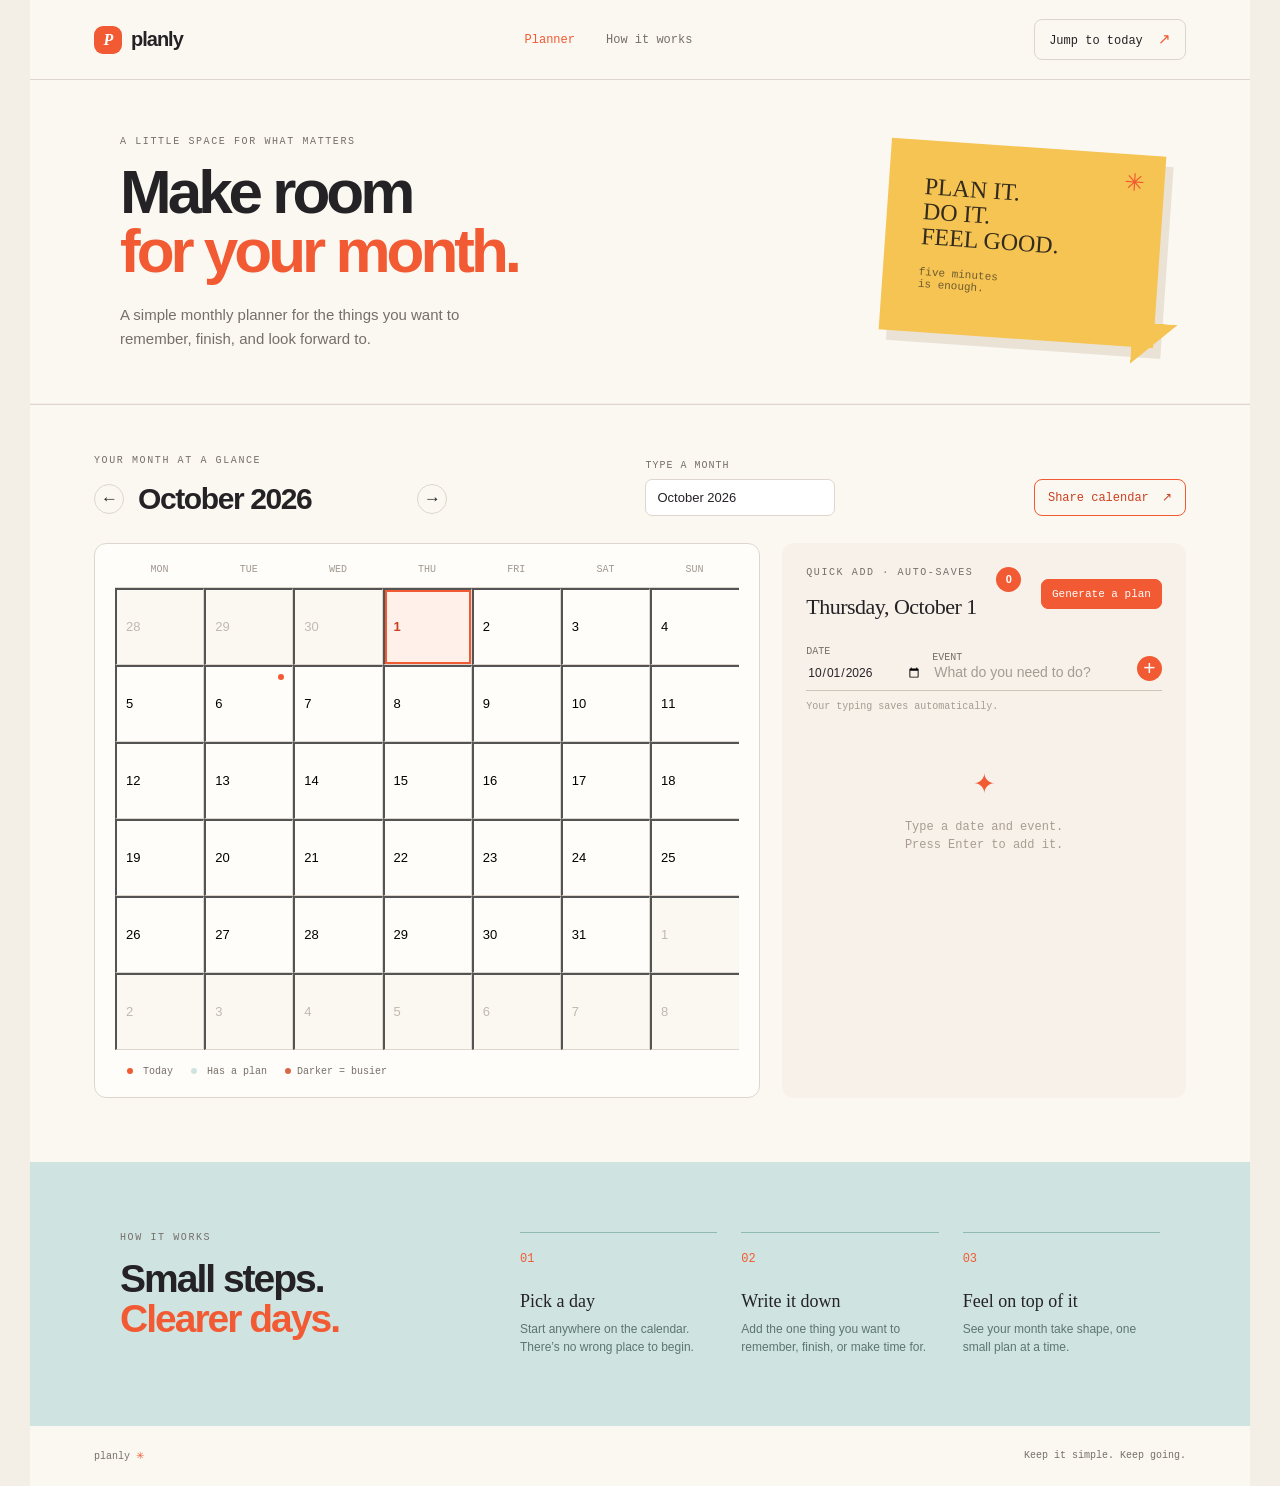
<file: index.html>
<!doctype html>
<html lang="en">
<head><meta charset="UTF-8"><meta name="viewport" content="width=device-width, initial-scale=1.0"><title>Planly — Plan your month</title><link rel="stylesheet" href="style.css"></head>
<body>
<header class="topbar"><a class="brand" href="index.html" aria-label="Planly home"><span class="brand-mark">P</span><span>planly</span></a><nav aria-label="Main navigation"><a class="nav-active" href="#planner">Planner</a><a href="#how-it-works">How it works</a></nav><button class="today-button" id="todayButton">Jump to today <span>↗</span></button></header>
<main id="planner">
<section class="hero"><div><p class="eyebrow">A LITTLE SPACE FOR WHAT MATTERS</p><h1>Make room<br><em>for your month.</em></h1><p class="hero-copy">A simple monthly planner for the things you want to remember, finish, and look forward to.</p></div><div class="hero-note"><span class="note-sun">✳</span><strong>PLAN IT.<br>DO IT.<br>FEEL GOOD.</strong><small>five minutes<br>is enough.</small></div></section>
<section class="planner-shell" aria-label="Monthly planner"><div class="planner-head"><div><p class="eyebrow">YOUR MONTH AT A GLANCE</p><div class="month-controls"><button class="icon-button" id="prevMonth" aria-label="Previous month">←</button><h2 id="monthTitle">October 2026</h2><button class="icon-button" id="nextMonth" aria-label="Next month">→</button></div></div><label class="month-picker">Type a month<input id="monthInput" type="text" value="October 2026" aria-label="Type a month, for example October 2026"></label></div><div class="planner-grid"><div class="calendar-panel"><div class="weekday-row"><span>MON</span><span>TUE</span><span>WED</span><span>THU</span><span>FRI</span><span>SAT</span><span>SUN</span></div><div class="calendar-grid" id="calendarGrid"></div><p class="calendar-hint"><span class="today-dot"></span> Today <span class="task-dot"></span> Has a plan <span class="busy-dot"></span> Darker = busier</p></div><aside class="task-panel"><div class="task-heading"><div><p class="eyebrow">QUICK ADD · AUTO-SAVES</p><h3 id="selectedDate">Thursday, October 1</h3></div><span class="task-count" id="taskCount">0</span></div><form id="taskForm" class="task-form"><label class="event-date-label">Date<input id="eventDate" type="date" aria-label="Event date"></label><label class="event-name-label">Event<input id="taskInput" type="text" maxlength="80" placeholder="What do you need to do?" autocomplete="off"></label><button type="submit" aria-label="Add event">+</button></form><p class="save-note" id="saveNote">Your typing saves automatically.</p><ul id="taskList" class="task-list"></ul><div class="empty-state" id="emptyState"><span>✦</span><p>Type a date and event.<br>Press Enter to add it.</p></div></aside></div></section>
<section class="how" id="how-it-works"><div><p class="eyebrow">HOW IT WORKS</p><h2>Small steps.<br><em>Clearer days.</em></h2></div><div class="how-steps"><article><b>01</b><h3>Pick a day</h3><p>Start anywhere on the calendar. There’s no wrong place to begin.</p></article><article><b>02</b><h3>Write it down</h3><p>Add the one thing you want to remember, finish, or make time for.</p></article><article><b>03</b><h3>Feel on top of it</h3><p>See your month take shape, one small plan at a time.</p></article></div></section>
</main><footer><span>planly <i>✳</i></span><span>Keep it simple. Keep going.</span></footer><script src="script.js"></script>
</body></html>
</file>
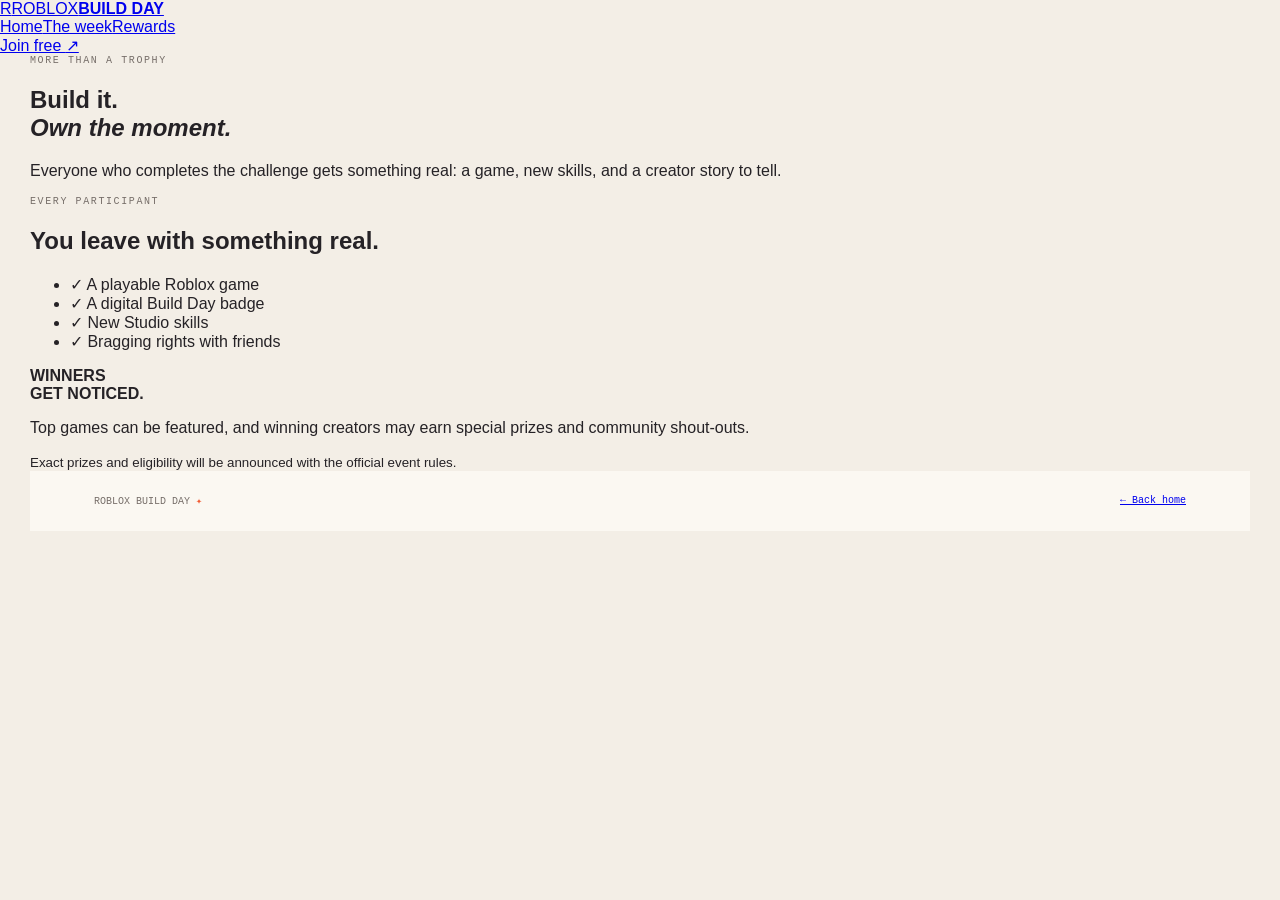
<file: rewards.html>
<!doctype html><html lang="en"><head><meta charset="UTF-8"><meta name="viewport" content="width=device-width,initial-scale=1.0"><title>Build Day rewards — Roblox</title><link rel="stylesheet" href="style.css"></head><body><header class="nav"><a class="logo" href="index.html"><span class="logo-mark">R</span><span>ROBLOX</span><b>BUILD DAY</b></a><nav><a href="index.html">Home</a><a href="schedule.html">The week</a><a class="active" href="rewards.html">Rewards</a></nav><a class="nav-cta" href="index.html#join">Join free <span>↗</span></a></header><main><section class="page-hero rewards-hero"><p class="eyebrow">MORE THAN A TROPHY</p><h1>Build it.<br><em>Own the moment.</em></h1><p>Everyone who completes the challenge gets something real: a game, new skills, and a creator story to tell.</p></section><section class="why rewards-grid"><div class="why-card"><p class="eyebrow">EVERY PARTICIPANT</p><h2>You leave with something real.</h2><ul><li><span>✓</span> A playable Roblox game</li><li><span>✓</span> A digital Build Day badge</li><li><span>✓</span> New Studio skills</li><li><span>✓</span> Bragging rights with friends</li></ul></div><div class="quote"><strong>WINNERS<br>GET NOTICED.</strong><p>Top games can be featured, and winning creators may earn special prizes and community shout-outs.</p><small>Exact prizes and eligibility will be announced with the official event rules.</small></div></section></main><footer><span>ROBLOX BUILD DAY <i>✦</i></span><a href="index.html">← Back home</a></footer></body></html>
</file>
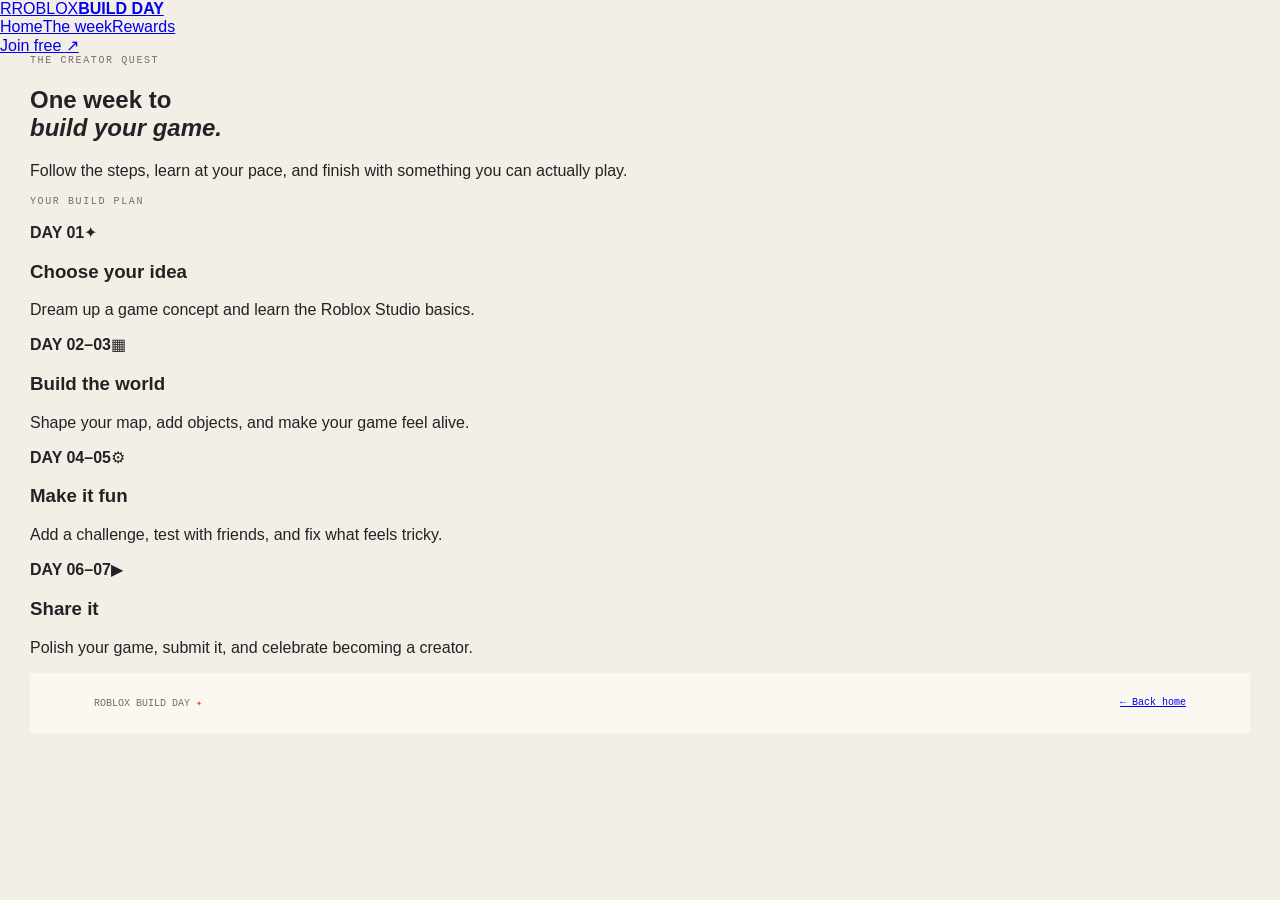
<file: schedule.html>
<!doctype html><html lang="en"><head><meta charset="UTF-8"><meta name="viewport" content="width=device-width,initial-scale=1.0"><title>The Build Day week — Roblox</title><link rel="stylesheet" href="style.css"></head><body><header class="nav"><a class="logo" href="index.html"><span class="logo-mark">R</span><span>ROBLOX</span><b>BUILD DAY</b></a><nav><a href="index.html">Home</a><a class="active" href="schedule.html">The week</a><a href="rewards.html">Rewards</a></nav><a class="nav-cta" href="index.html#join">Join free <span>↗</span></a></header><main><section class="page-hero"><p class="eyebrow">THE CREATOR QUEST</p><h1>One week to<br><em>build your game.</em></h1><p>Follow the steps, learn at your pace, and finish with something you can actually play.</p></section><section class="steps timeline"><p class="eyebrow">YOUR BUILD PLAN</p><div class="schedule-grid"><article><b>DAY 01</b><span class="step-icon">✦</span><h3>Choose your idea</h3><p>Dream up a game concept and learn the Roblox Studio basics.</p></article><article><b>DAY 02–03</b><span class="step-icon">▦</span><h3>Build the world</h3><p>Shape your map, add objects, and make your game feel alive.</p></article><article><b>DAY 04–05</b><span class="step-icon">⚙</span><h3>Make it fun</h3><p>Add a challenge, test with friends, and fix what feels tricky.</p></article><article><b>DAY 06–07</b><span class="step-icon">▶</span><h3>Share it</h3><p>Polish your game, submit it, and celebrate becoming a creator.</p></article></div></section></main><footer><span>ROBLOX BUILD DAY <i>✦</i></span><a href="index.html">← Back home</a></footer></body></html>
</file>
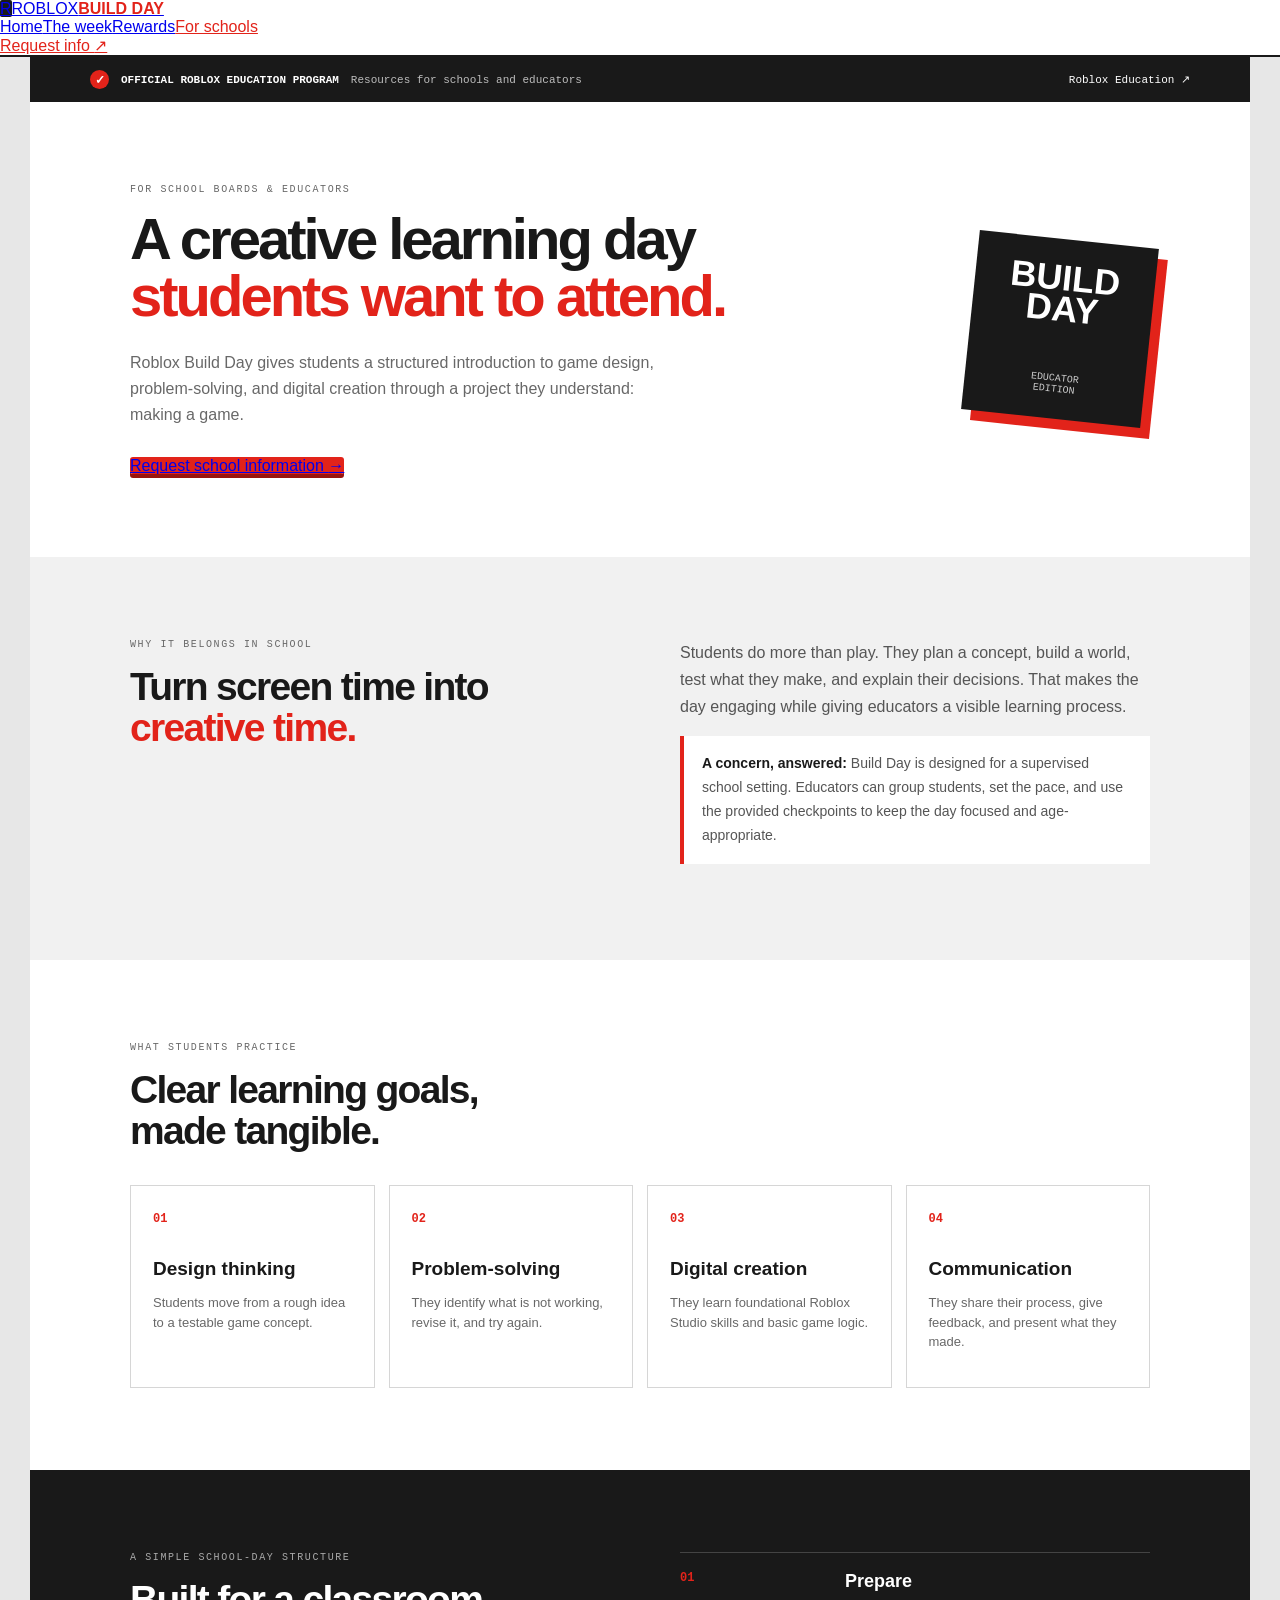
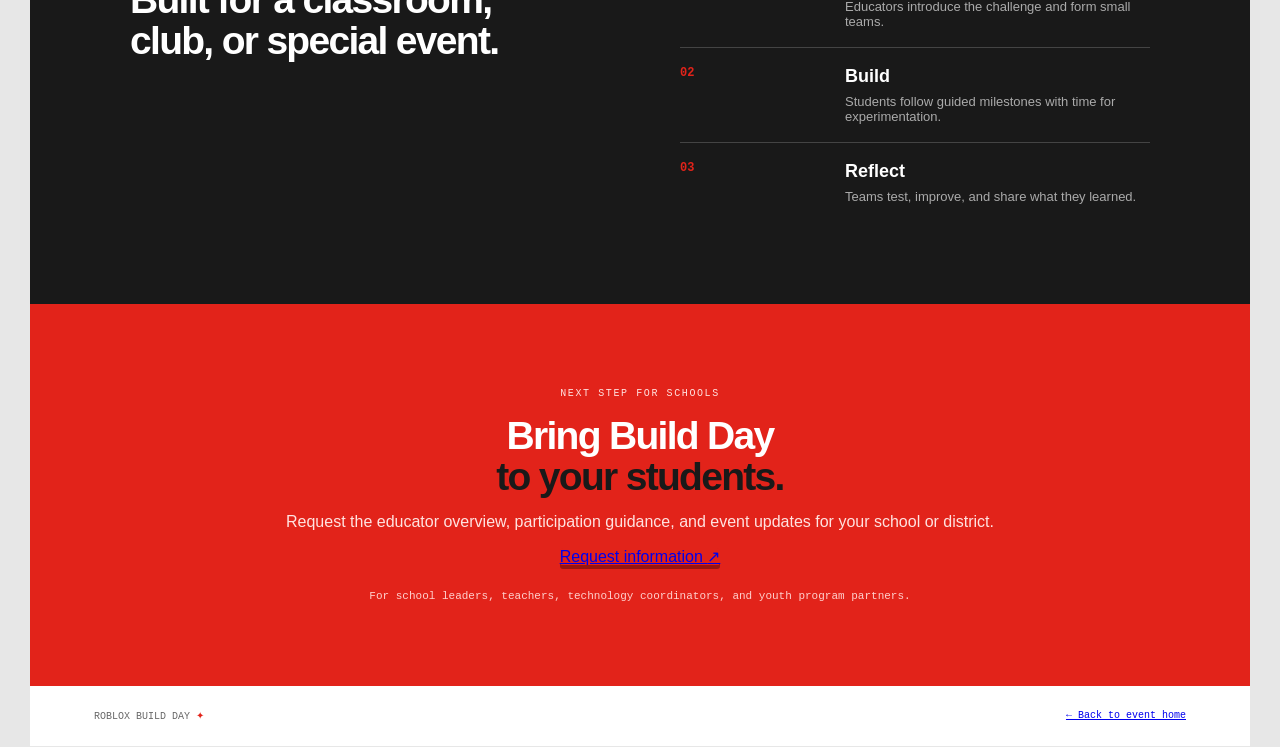
<file: schools.html>
<!doctype html>
<html lang="en">
<head>
  <meta charset="UTF-8"><meta name="viewport" content="width=device-width, initial-scale=1.0">
  <title>Roblox Build Day for Schools</title>
  <link rel="stylesheet" href="style.css"><link rel="stylesheet" href="overrides.css"><link rel="stylesheet" href="school.css">
</head>
<body>
  <header class="nav">
    <a class="logo" href="index.html"><span class="logo-mark">R</span><span>ROBLOX</span><b>BUILD DAY</b></a>
    <nav><a href="index.html">Home</a><a href="schedule.html">The week</a><a href="rewards.html">Rewards</a><a class="active" href="schools.html">For schools</a></nav>
    <a class="nav-cta" href="#school-interest">Request info <span>↗</span></a>
  </header>
  <main>
    <div class="official-bar"><span class="official-check">✓</span><strong>OFFICIAL ROBLOX EDUCATION PROGRAM</strong><span>Resources for schools and educators</span><a href="https://education.roblox.com/" target="_blank" rel="noopener">Roblox Education ↗</a></div>
    <section class="school-hero">
      <div><p class="eyebrow">FOR SCHOOL BOARDS & EDUCATORS</p><h1>A creative learning day<br><em>students want to attend.</em></h1><p>Roblox Build Day gives students a structured introduction to game design, problem-solving, and digital creation through a project they understand: making a game.</p><a class="button" href="#school-interest">Request school information <span>→</span></a></div>
      <div class="school-stamp"><strong>BUILD<br>DAY</strong><span>EDUCATOR<br>EDITION</span></div>
    </section>
    <section class="school-intro"><div><p class="eyebrow">WHY IT BELONGS IN SCHOOL</p><h2>Turn screen time into<br><em>creative time.</em></h2></div><div><p>Students do more than play. They plan a concept, build a world, test what they make, and explain their decisions. That makes the day engaging while giving educators a visible learning process.</p><p class="plain-answer"><strong>A concern, answered:</strong> Build Day is designed for a supervised school setting. Educators can group students, set the pace, and use the provided checkpoints to keep the day focused and age-appropriate.</p></div></section>
    <section class="school-value"><p class="eyebrow">WHAT STUDENTS PRACTICE</p><h2>Clear learning goals,<br>made tangible.</h2><div class="value-grid"><article><span>01</span><h3>Design thinking</h3><p>Students move from a rough idea to a testable game concept.</p></article><article><span>02</span><h3>Problem-solving</h3><p>They identify what is not working, revise it, and try again.</p></article><article><span>03</span><h3>Digital creation</h3><p>They learn foundational Roblox Studio skills and basic game logic.</p></article><article><span>04</span><h3>Communication</h3><p>They share their process, give feedback, and present what they made.</p></article></div></section>
    <section class="school-day"><div><p class="eyebrow">A SIMPLE SCHOOL-DAY STRUCTURE</p><h2>Built for a classroom,<br>club, or special event.</h2></div><ol><li><b>Prepare</b><span>Educators introduce the challenge and form small teams.</span></li><li><b>Build</b><span>Students follow guided milestones with time for experimentation.</span></li><li><b>Reflect</b><span>Teams test, improve, and share what they learned.</span></li></ol></section>
    <section class="school-interest" id="school-interest"><p class="eyebrow">NEXT STEP FOR SCHOOLS</p><h2>Bring Build Day<br><em>to your students.</em></h2><p>Request the educator overview, participation guidance, and event updates for your school or district.</p><a class="button" href="mailto:education@roblox.com?subject=Build%20Day%20school%20information">Request information <span>↗</span></a><small>For school leaders, teachers, technology coordinators, and youth program partners.</small></section>
  </main>
  <footer><span>ROBLOX BUILD DAY <i>✦</i></span><a href="index.html">← Back to event home</a></footer>
</body>
</html>
</file>
<file: style.css>
:root{--ink:#252226;--muted:#766e69;--paper:#fbf8f2;--cream:#f3eee6;--line:#ded6cc;--orange:#f15a32;--orange-dark:#cc3f20;--yellow:#f6c453;--blue:#cfe4e1}*{box-sizing:border-box}html{scroll-behavior:smooth}body{margin:0;background:var(--cream);color:var(--ink);font-family:Arial,Helvetica,sans-serif}.topbar,main,footer{max-width:1220px;margin:auto}.topbar{height:80px;background:var(--paper);display:flex;align-items:center;justify-content:space-between;padding:0 64px;border-bottom:1px solid var(--line);position:sticky;top:0;z-index:5}.brand{display:flex;align-items:center;gap:9px;color:var(--ink);text-decoration:none;font:bold 20px Arial;letter-spacing:-1px}.brand-mark{display:grid;place-items:center;width:28px;height:28px;border-radius:9px;background:var(--orange);color:white;font:bold 16px Georgia;font-style:italic}.topbar nav{display:flex;gap:31px}.topbar nav a{color:var(--muted);font:12px 'Courier New',monospace;text-decoration:none}.topbar nav a:hover,.topbar nav .nav-active{color:var(--orange)}.today-button{background:none;border:1px solid var(--line);border-radius:8px;padding:10px 14px;color:var(--ink);font:12px 'Courier New',monospace;cursor:pointer}.today-button span{color:var(--orange);margin-left:8px;font-size:15px}.hero{background:var(--paper);min-height:315px;padding:56px 90px 52px;display:flex;justify-content:space-between;overflow:hidden}.eyebrow{font:10px 'Courier New',monospace;letter-spacing:1.6px;color:var(--muted);margin:0 0 16px}.hero h1{font:bold 62px/.95 Arial;letter-spacing:-4px;margin:0}.hero h1 em,.how h2 em{color:var(--orange);font-style:normal}.hero-copy{color:var(--muted);font-size:15px;line-height:1.6;max-width:385px;margin:22px 0 0}.hero-note{position:relative;width:275px;height:192px;background:var(--yellow);padding:34px 36px;transform:rotate(4deg);box-shadow:8px 10px 0 #76551b22;align-self:center}.hero-note:after{content:"";position:absolute;right:-23px;bottom:-17px;width:45px;height:42px;background:var(--yellow);clip-path:polygon(0 0,100% 0,0 100%)}.hero-note strong{font:normal 24px/1.05 Georgia;color:#332b1e}.hero-note small{display:block;margin-top:16px;color:#6e5b2e;font:11px 'Courier New',monospace}.note-sun{position:absolute;right:20px;top:14px;color:var(--orange);font-size:24px}.planner-shell{background:var(--paper);margin-top:1px;padding:50px 64px 64px;border-top:1px solid var(--line)}.planner-head{display:flex;align-items:end;justify-content:space-between;margin-bottom:27px}.month-controls{display:flex;align-items:center;gap:14px}.month-controls h2{font-size:30px;letter-spacing:-1.4px;margin:0;min-width:265px}.icon-button{border:1px solid var(--line);background:var(--paper);color:var(--ink);border-radius:50%;width:30px;height:30px;font-size:17px;cursor:pointer}.icon-button:hover{background:var(--orange);color:#fff;border-color:var(--orange)}.month-picker{color:var(--muted);font:10px 'Courier New',monospace;text-transform:uppercase;letter-spacing:1px}.month-picker input{display:block;margin-top:8px;width:190px;border:1px solid var(--line);background:white;border-radius:7px;padding:10px 11px;color:var(--ink);font:13px Arial;text-transform:none;letter-spacing:0}.planner-grid{display:grid;grid-template-columns:1.65fr 1fr;gap:22px}.calendar-panel{border:1px solid var(--line);border-radius:12px;padding:20px;background:#fffdf9}.weekday-row,.calendar-grid{display:grid;grid-template-columns:repeat(7,1fr)}.weekday-row{padding:0 0 12px;color:#a19891;font:10px 'Courier New',monospace;text-align:center}.calendar-grid{border-top:1px solid var(--line)}.day{position:relative;min-height:77px;padding:12px 9px;border-right:1px solid var(--line);border-bottom:1px solid var(--line);background:#fffdf9;text-align:left;cursor:pointer;font:13px Arial}.day:nth-child(7n){border-right:0}.day.muted{color:#c1b9b1;background:#fbf8f2}.day:hover{background:#fff2ed}.day.selected{background:#fff0e9;box-shadow:inset 0 0 0 2px var(--orange);color:var(--orange-dark);font-weight:bold}.day.today:before{content:"";position:absolute;top:7px;right:8px;width:6px;height:6px;border-radius:50%;background:var(--orange)}.day.has-task:after{content:"";position:absolute;bottom:10px;left:10px;width:5px;height:5px;border-radius:50%;background:var(--blue);box-shadow:8px 0 0 var(--blue),16px 0 0 var(--blue)}.calendar-hint{margin:16px 0 0;color:var(--muted);font:10px 'Courier New',monospace}.today-dot,.task-dot{display:inline-block;width:6px;height:6px;border-radius:50%;background:var(--orange);margin:0 4px 0 12px}.task-dot{background:var(--blue)}.task-panel{background:#f7f1e9;border-radius:12px;padding:24px;min-height:400px}.task-heading{display:flex;justify-content:space-between;align-items:start}.task-heading h3{font:normal 22px Georgia;margin:0;letter-spacing:-.5px}.task-count{display:grid;place-items:center;background:var(--orange);color:#fff;border-radius:50%;font:bold 11px Arial;width:25px;height:25px}.task-form{display:flex;margin-top:26px;border-bottom:1px solid #cfc4b8;padding-bottom:9px}.task-form input{flex:1;border:0;background:transparent;outline:none;color:var(--ink);font:14px Arial}.task-form input::placeholder{color:#a59b92}.task-form button{border:0;background:var(--orange);color:#fff;border-radius:50%;width:25px;height:25px;font-size:21px;line-height:20px;cursor:pointer}.task-form button:hover{background:var(--orange-dark)}.task-list{list-style:none;margin:22px 0 0;padding:0}.task-item{display:flex;align-items:center;gap:10px;padding:12px 0;border-bottom:1px solid #e0d6ca;font-size:13px}.task-item input{accent-color:var(--orange)}.task-item.done span{text-decoration:line-through;color:#aaa}.delete-task{margin-left:auto;border:0;background:none;color:#ab9f95;font-size:17px;cursor:pointer}.empty-state{text-align:center;color:#a99d92;margin-top:54px;font:12px 'Courier New',monospace;line-height:1.5}.empty-state span{display:block;color:var(--orange);font-size:27px;margin-bottom:9px}.how{background:var(--blue);padding:70px 90px;display:grid;grid-template-columns:1fr 2fr;gap:80px}.how h2{font:bold 39px/1.02 Arial;letter-spacing:-2px;margin:0}.how-steps{display:grid;grid-template-columns:repeat(3,1fr);gap:24px}.how-steps article{border-top:1px solid #91bab5;padding-top:15px}.how-steps b{color:var(--orange);font:12px 'Courier New',monospace}.how-steps h3{font:normal 18px Georgia;margin:25px 0 8px}.how-steps p{font-size:12px;line-height:1.5;color:#5d746f;margin:0}footer{background:var(--paper);padding:24px 64px;display:flex;justify-content:space-between;color:var(--muted);font:10px 'Courier New',monospace}footer i{color:var(--orange);font-style:normal}@media(max-width:760px){.topbar{padding:0 22px}.topbar nav{display:none}.hero{padding:48px 25px 40px;display:block}.hero h1{font-size:52px}.hero-note{margin:40px auto 0;transform:rotate(3deg)}.planner-shell{padding:40px 18px}.planner-head{display:block}.month-picker{display:block;margin-top:22px}.month-picker input{width:100%}.planner-grid{grid-template-columns:1fr}.calendar-panel{padding:12px 8px}.day{min-height:58px;padding:9px 6px}.how{padding:55px 25px;display:block}.how-steps{margin-top:40px;grid-template-columns:1fr;gap:26px}.topbar .today-button{font-size:0;padding:8px}.topbar .today-button span{font-size:18px;margin:0}footer{padding:22px;flex-wrap:wrap;gap:12px}}
 .day[data-busy="1"]{background:#f9e3d9}.day[data-busy="2"]{background:#f6c9ba}.day[data-busy="3"]{background:#ed9d86;color:#572215}.day[data-busy="4"]{background:#d96749;color:#fff}.busy-dot{display:inline-block;width:6px;height:6px;border-radius:50%;background:#d96749;margin-left:12px}.task-form{display:grid;grid-template-columns:116px 1fr 25px;gap:10px;align-items:end}.task-form label{display:block;color:var(--muted);font:10px 'Courier New',monospace;text-transform:uppercase}.task-form input{display:block;width:100%}.task-form input[type=date]{font:12px Arial;margin-top:8px}.save-note{margin:10px 0 0;color:#a59b92;font:10px 'Courier New',monospace}
 .planner-head{position:relative}.planner-actions{display:flex;align-items:end;gap:12px}.share-button{border:1px solid var(--orange);background:transparent;color:var(--orange-dark);border-radius:8px;padding:10px 13px;font:12px 'Courier New',monospace;cursor:pointer}.share-button:hover{background:var(--orange);color:#fff}.share-button span{margin-left:6px}.hide-task{order:2;border:0;background:none;color:#a59b92;font-size:16px;cursor:pointer}.task-item .delete-task{order:3}.task-item.is-hidden{opacity:.42}.task-item.is-hidden span{text-decoration:line-through}@media(max-width:760px){.planner-actions{display:block}.share-button{margin-top:12px;width:100%}}
 .task-heading{position:relative}.task-heading .generate-button{display:block;margin-top:12px;border:1px solid var(--orange);background:var(--orange);color:#fff;border-radius:7px;padding:8px 10px;font:11px 'Courier New',monospace;cursor:pointer}.task-heading .generate-button:hover{background:var(--orange-dark)}.task-item{gap:8px}.task-item .task-text{flex:1}.finish-task,.hide-task{border:0;border-radius:5px;padding:5px 7px;background:transparent;color:var(--muted);font:10px 'Courier New',monospace;cursor:pointer}.finish-task:hover,.hide-task:hover{background:#e7ddd2;color:var(--ink)}.task-item.done .task-text{color:#aaa;text-decoration:line-through}.task-item.done .finish-task{background:#d9e8df;color:#4b8061}.task-item.hidden-event{opacity:.46}.task-item.hidden-event .hide-task{color:var(--orange-dark)}.delete-task{padding-left:3px}@media(max-width:760px){.task-item{flex-wrap:wrap}.task-item .task-text{width:100%;flex-basis:100%}.task-heading .generate-button{width:100%}}
</file>
<file: overrides.css>
:root{--ink:#191919;--muted:#686868;--purple:#e2231a;--yellow:#f1f1f1;--blue:#e9e9e9;--coral:#e2231a;--cream:#f7f7f7;--line:#d6d6d6}
body{background:#e7e7e7}.nav{background:#fff;border-bottom:2px solid #191919}.logo-mark{background:#191919;border-radius:2px;transform:rotate(8deg)}.logo b{color:#e2231a}.nav nav a.active,.nav nav a:hover,.nav-cta,.text-link{color:#e2231a}.nav-cta{border-color:#e2231a;border-radius:2px}.official-bar{background:#191919;color:#fff;padding:13px 60px;display:flex;align-items:center;gap:12px;font:11px monospace}.official-bar strong{color:#fff}.official-bar span:not(.official-check){color:#bdbdbd}.official-bar a{margin-left:auto;color:#fff;text-decoration:none}.official-check{background:#e2231a;width:19px;height:19px;border-radius:50%;display:grid;place-items:center;font:bold 12px Arial}.hero{background:#fff;padding-top:65px}.hero h1 em,.page-hero h1 em,.what h2 em,.steps h2 em,.join h2 em{color:#e2231a}.button{background:#e2231a;box-shadow:0 4px 0 #99150f;border-radius:3px}.cube-one{background:#191919}.cube-two{background:#e2231a}.cube-three{background:#aaa}.sticker{background:#e2231a;color:#fff;border-radius:2px}.intro-strip{background:#191919}.what,.why{background:#fff}.steps{background:#f0f0f0}.step-grid article,.schedule-grid article{border:1px solid #d5d5d5;border-radius:3px;box-shadow:4px 4px 0 #d8d8d8}.step-grid article>b,.schedule-grid article>b{color:#e2231a}.step-icon{color:#e2231a}.why li span{background:#e2231a;color:#fff}.quote{background:#ececec;border-left:8px solid #e2231a}.join,.rewards-hero{background:#191919}.join h2 em{color:#e2231a}.join .button{background:#fff;color:#191919;box-shadow:0 4px 0 #aaa}.page-hero{background:#fff}.home-schedule{background:#191919;color:#fff;padding:76px 100px}.schedule-heading{display:flex;justify-content:space-between;align-items:end;margin-bottom:32px}.home-schedule .eyebrow{color:#aaa}.home-schedule h2{font:bold 39px/1.06 Arial;letter-spacing:-1.7px;margin:0}.home-schedule h2 em{color:#e2231a;font-style:normal}.home-schedule .text-link{color:#fff}.home-schedule-grid{display:grid;grid-template-columns:repeat(4,1fr);gap:12px}.home-schedule-grid article{background:#262626;border:1px solid #454545;padding:22px;min-height:150px}.home-schedule-grid b{color:#e2231a;font:11px monospace}.home-schedule-grid h3{font:bold 18px Arial;margin:28px 0 10px}.home-schedule-grid p{color:#aaa;font-size:12px;line-height:1.5;margin:0}footer{background:#fff;color:#686868}footer i{color:#e2231a}@media(max-width:700px){.official-bar{padding:12px 20px;flex-wrap:wrap}.official-bar a{margin-left:0}.home-schedule{padding:60px 25px}.schedule-heading{display:block}.schedule-heading .text-link{display:block;margin-top:20px}.home-schedule-grid{grid-template-columns:1fr 1fr}.home-schedule-grid article{min-height:170px}}
</file>
<file: school.css>
.school-hero{background:#fff;padding:82px 100px;display:flex;justify-content:space-between;align-items:center}.school-hero h1{font:bold 58px/.98 Arial;letter-spacing:-3px;margin:0 0 25px}.school-hero h1 em,.school-intro h2 em,.school-interest h2 em{font-style:normal;color:#e2231a}.school-hero p:not(.eyebrow){max-width:540px;color:#686868;line-height:1.65;margin:0 0 28px}.school-stamp{width:180px;height:180px;background:#191919;color:#fff;display:grid;place-items:center;text-align:center;transform:rotate(6deg);box-shadow:10px 10px 0 #e2231a}.school-stamp strong{font:bold 36px Arial;line-height:.85}.school-stamp span{font:10px monospace;color:#ccc}.school-intro,.school-day{background:#f1f1f1;padding:82px 100px;display:grid;grid-template-columns:1fr 1fr;gap:80px}.school-intro h2,.school-value h2,.school-day h2,.school-interest h2{font:bold 39px/1.06 Arial;letter-spacing:-1.7px;margin:0}.school-intro>div>p:not(.eyebrow){color:#555;line-height:1.7;margin-top:0}.plain-answer{border-left:4px solid #e2231a;padding:16px 18px;background:#fff;font-size:14px}.plain-answer strong{color:#191919}.school-value{background:#fff;padding:82px 100px}.value-grid{display:grid;grid-template-columns:repeat(4,1fr);gap:14px;margin-top:34px}.value-grid article{border:1px solid #d6d6d6;padding:22px;min-height:190px}.value-grid span{color:#e2231a;font:bold 12px monospace}.value-grid h3{font:bold 19px Arial;margin:32px 0 10px}.value-grid p{font-size:13px;color:#686868;line-height:1.5}.school-day{background:#191919;color:#fff}.school-day .eyebrow{color:#aaa}.school-day ol{list-style:none;padding:0;margin:0;counter-reset:day}.school-day li{counter-increment:day;border-top:1px solid #444;padding:18px 0;display:grid;grid-template-columns:150px 1fr;gap:15px}.school-day li:before{content:'0' counter(day);color:#e2231a;font:bold 12px monospace}.school-day li b{grid-column:2;font:bold 18px Arial}.school-day li span{grid-column:2;color:#aaa;font-size:13px;margin-top:-8px}.school-interest{text-align:center;background:#e2231a;color:#fff;padding:84px 25px}.school-interest .eyebrow,.school-interest p{color:#ffe3e1}.school-interest h2 em{color:#191919}.school-interest small{display:block;margin-top:24px;color:#ffd0cd;font:11px monospace}@media(max-width:700px){.school-hero,.school-intro,.school-day{display:block;padding:60px 25px}.school-hero h1{font-size:45px}.school-stamp{margin:55px auto 0}.school-intro>div+div{margin-top:35px}.school-value{padding:60px 25px}.value-grid{grid-template-columns:1fr 1fr}.school-day ol{margin-top:35px}.school-day li{grid-template-columns:70px 1fr}.school-day li b,.school-day li span{grid-column:2}}
</file>
